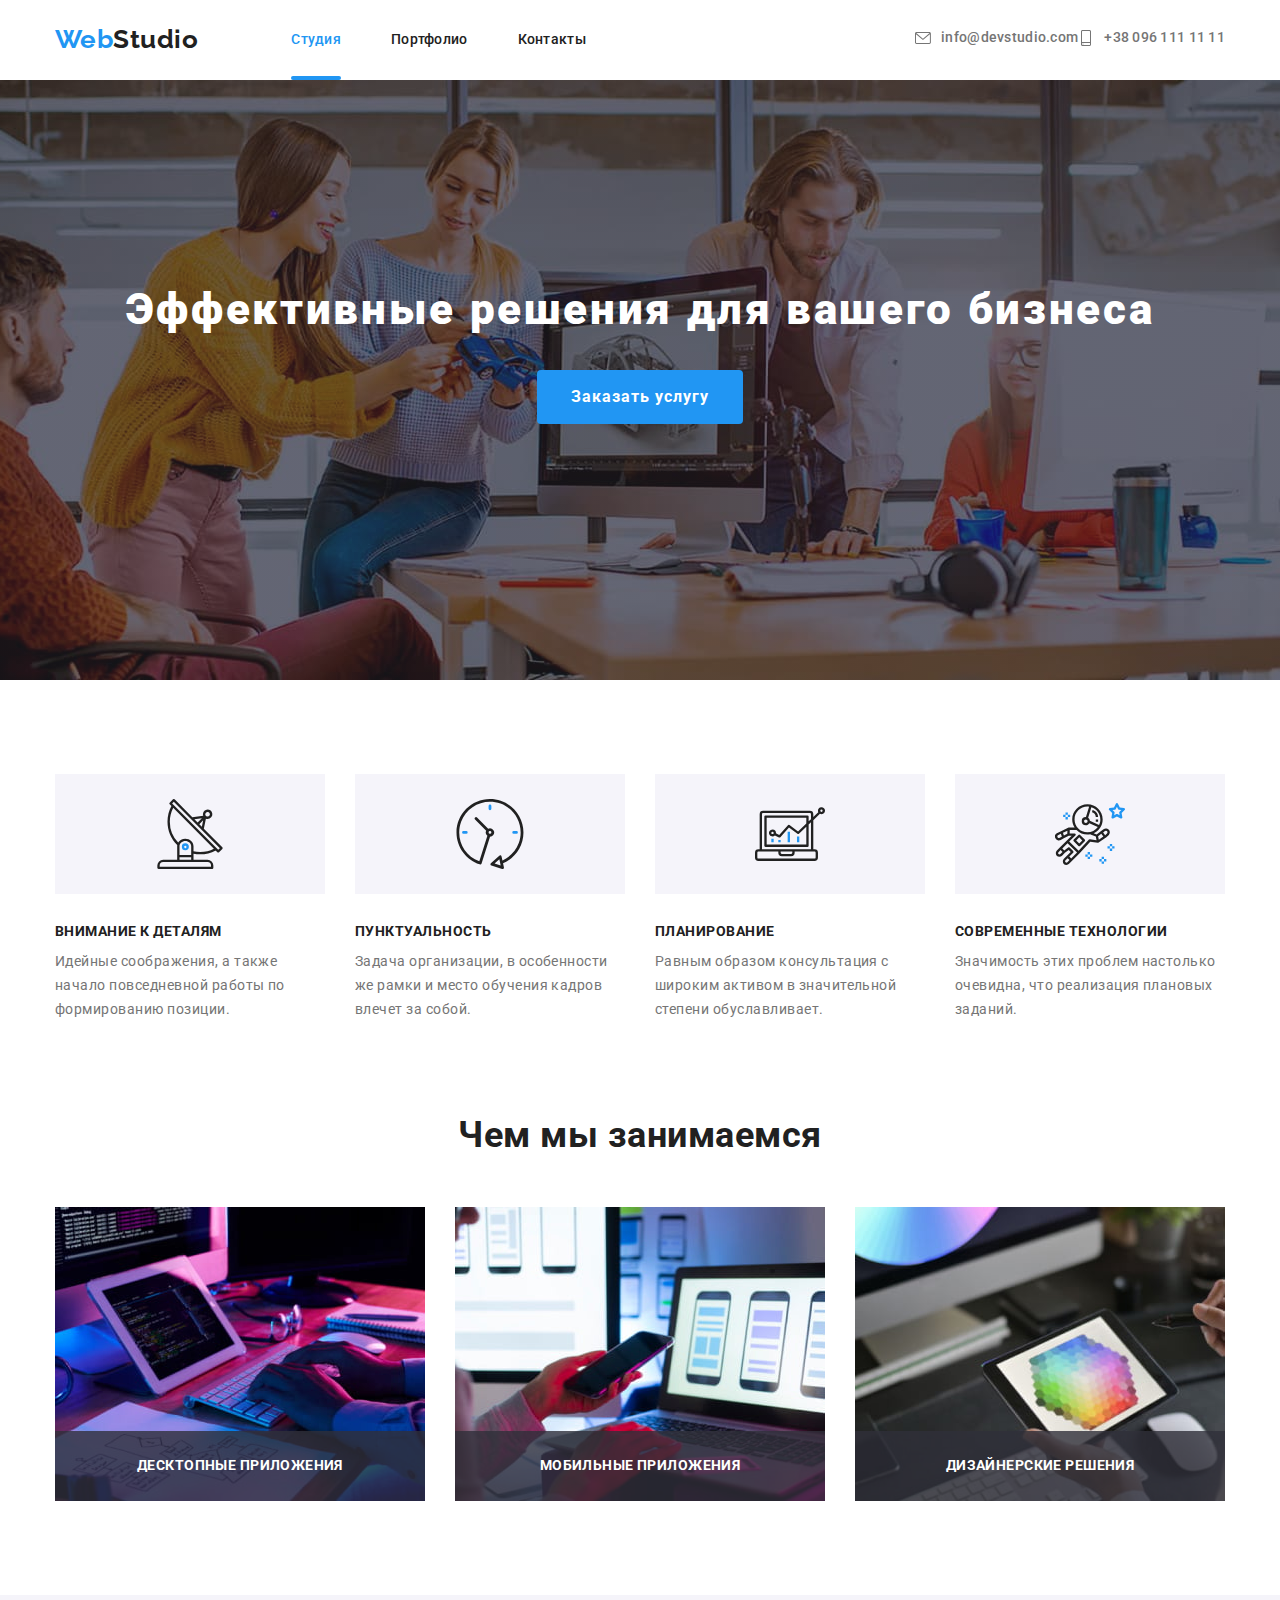
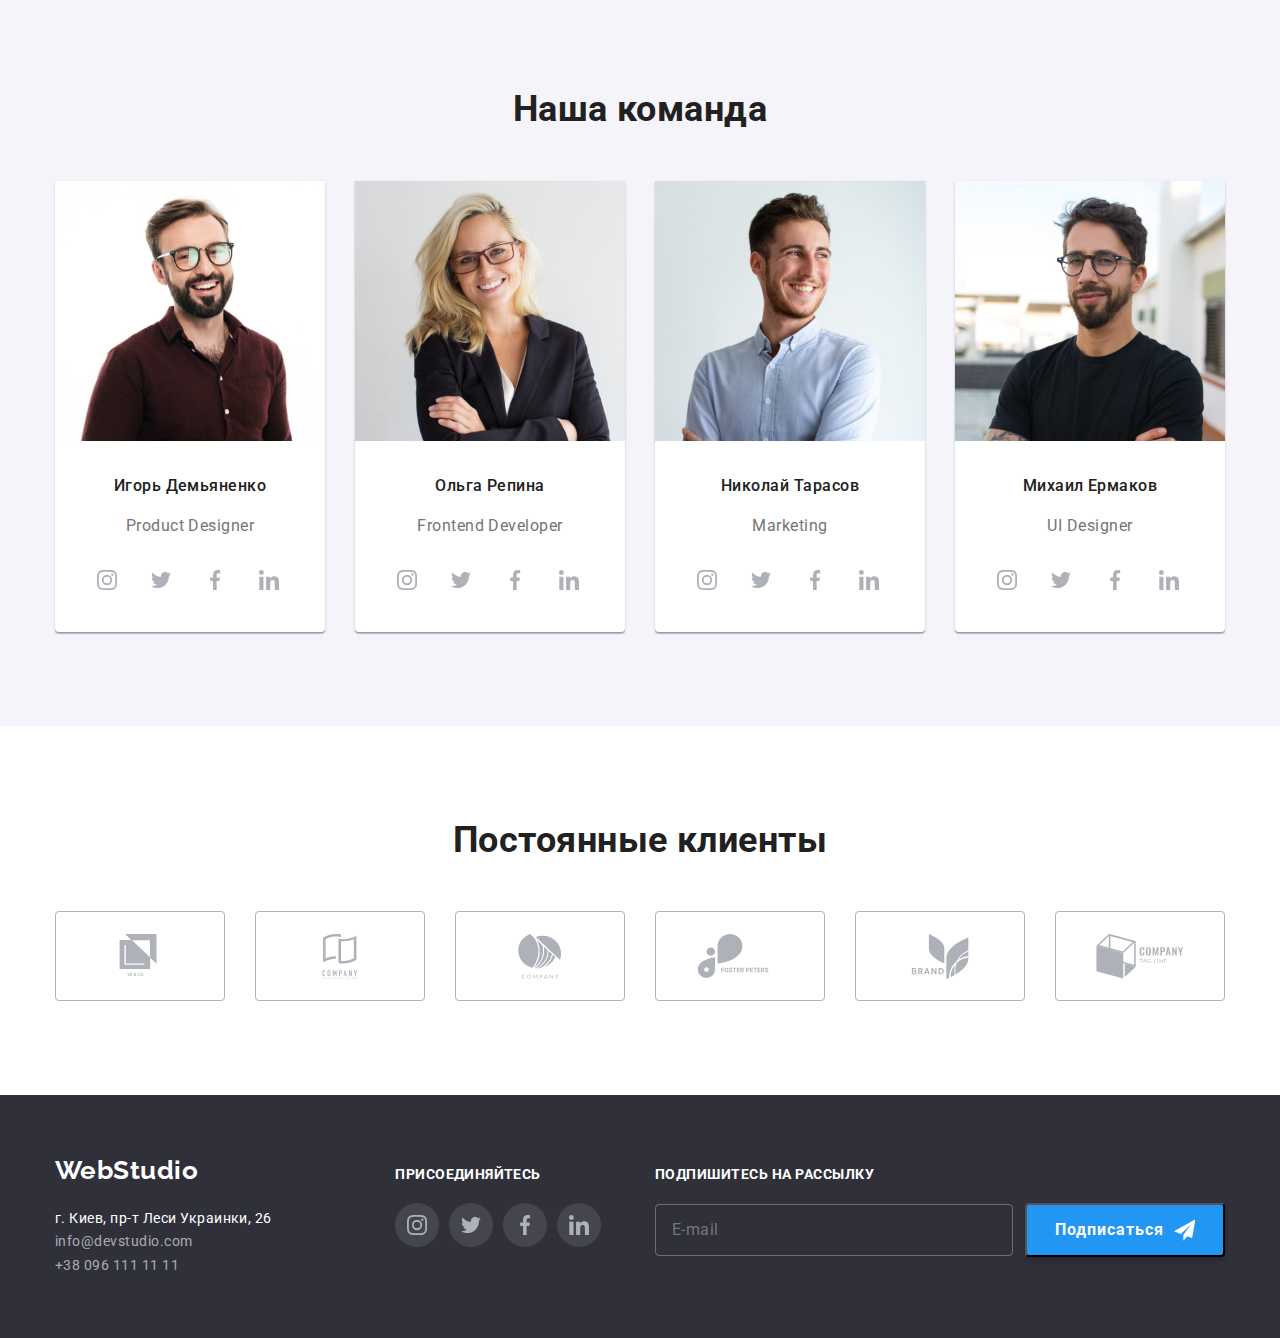
<file: index.html>
<!DOCTYPE html>
<html lang="ru">
<head>
    <meta charset="UTF-8">
    <meta name="viewport" content="width=device-width, initial-scale=1.0">
    <link rel="preconnect" href="https://fonts.gstatic.com">
    <link href="https://fonts.googleapis.com/css2?family=Raleway:wght@400;700&family=Roboto:wght@400;500;700;900&display=swap" rel="stylesheet">
    <!-- <link rel="stylesheet" href="./CSS/style.css"> -->
    <link rel="stylesheet" href="./CSS/main.min.css">
    <title>Вебстудия</title>
</head>
<body>
    <!--шапка сайта-->
    <header>
        <div class="container main-nav">
        <nav>
            <a href="/" class="logo"><span class="logo__accent"> Web</span>Studio</a>
            <ul class="site-nav">
                <li class="site-nav__item">
                    <a href="" class="site-nav__link current">Студия</a>
                </li>
                <li class="site-nav__item">
                    <a href="./portfolio.html" class="site-nav__link ">Портфолио</a>
                </li>
                <li class="site-nav__item">
                    <a href="" class="site-nav__link">Контакты</a>
                </li>
            </ul>
        </nav> 
        <address class="address-nav">
            <ul class="address-list">
                <li class="address-list__item">
                    <a href="mailto:info@devstudio.com" class="address-list__link">
                        <svg class="address-list__icon">
                            <use href="./images/symbol-defs.svg#icon-envelope"></use>
                        </svg>
                    info@devstudio.com</a>
                </li>
                <li class="address-list__item">
                    <a href="tel:+380961111111" class="address-list__link">
                        <svg class="address-list__icon address-list__icon--size">
                            <use href="./images/symbol-defs.svg#icon-smartphone"></use>
                        </svg>
                    +38 096 111 11 11</a>
                </li>
            </ul>
        </address>
    </div>    
    </header>
    <main>
        <!--герой-->
        <section class="hero">
            <div class="container">
                <h1 class="hero__title">Эффективные решения для вашего бизнеса</h1>
                <button type="button" class="button" data-modal-open>Заказать услугу</button>
            </div>
        </section>

        <!--Особенности-->
        <section class="features">
            <div class="container">
            <!--Позже спрячем этот заголовок-->
            <!-- <h2>Наши особенности</h2> -->
            <ul class="feature-list">
                <li class="feature-list__item">
                    <div class="icon-background">
                        <svg class="icon-antenna">
                            <use href="./images/symbol-defs.svg#icon-antenna"></use>
                        </svg>
                    </div>
                    <h3 class="feature-list__title">Внимание к деталям</h3>
                    <p class="feature-list__text">Идейные соображения, а также начало повседневной работы по формированию позиции.</p>
                </li>
                <li class="feature-list__item ">
                    <div class="icon-background">
                        <svg class="icon-clock">
                            <use href="./images/symbol-defs.svg#icon-clock"></use>
                        </svg>
                    </div>
                    <h3 class="feature-list__title">Пунктуальность</h3>
                    <p class="feature-list__text">Задача организации, в особенности же рамки и место обучения кадров влечет за собой.</p>
                </li>
                <li class="feature-list__item">
                    <div class="icon-background">
                        <svg class="icon-diagram">
                            <use href="./images/symbol-defs.svg#icon-diagram"></use>
                        </svg>
                    </div>
                    <h3 class="feature-list__title">Планирование</h3>
                    <p class="feature-list__text">Равным образом консультация с широким активом в значительной степени обуславливает.</p>
                </li>
                <li class="feature-list-item">
                    <div class="icon-background">
                        <svg class="icon-astronaut">
                            <use href="./images/symbol-defs.svg#icon-astronaut"></use>
                        </svg>
                    </div>
                    <h3 class="feature-list__title">Современные технологии</h3>
                    <p class="feature-list__text">Значимость этих проблем настолько очевидна, что реализация плановых заданий.</p>
                </li>
            </ul>
        </div>
        </section>

        <!--Чем мы занимаемся-->
        <section class="about-us">
            <div class="container">
            <h2 class="about-us-title">Чем мы занимаемся</h2>
            <ul class="about-us-list">
                <li>
                    <img src="images/img.jpg" alt="Человек набирает код" width="370">
                    <p>Десктопные приложения</p>
                </li>
                <li>
                    <img src="images/img1.jpg" alt="Девушка сравнивает изображения" width="370">
                    <p>Мобильные приложения</p>
                </li>
                <li>
                    <img src="images/img2.jpg" alt="Палитра цветов" width="370">
                    <p>Дизайнерские решения</p>
                </li>
            </ul>
        </div>
        </section>

        <!--О команде-->
        <section class="about-team">
            <div class="container">
            <h2 class="about-us-title">Наша команда</h2>
            <ul class="about-team-list">
                <li>
                    <img src="images/photo.jpg" alt="Игорь Демьяненко" width="270">
                    <div class="team-card">
                        <h3 class="name">Игорь Демьяненко</h3>
                        <p class="position">Product Designer</p>
                        <ul class="social-list">
                            <li>
                                <a href="">
                                    <svg class="icon-instagram">
                                        <use href="./images/symbol-defs.svg#icon-instagram"></use>
                                    </svg>
                                </a>
                            </li>
                            <li>
                                <a href="">
                                    <svg class="icon-twitter">
                                        <use href="./images/symbol-defs.svg#icon-twitter"></use>
                                    </svg>
                                </a></li>
                            <li>
                                <a href="">
                                    <svg class="icon-facebook">
                                        <use href="./images/symbol-defs.svg#icon-facebook"></use>
                                    </svg>
                                </a></li>
                            <li>
                                <a href="">
                                    <svg class="icon-linkedin">
                                        <use href="./images/symbol-defs.svg#icon-linkedin"></use>
                                    </svg>
                                </a>
                            </li>
                        </ul>
                    </div>
                </li>
                <li>
                    <img src="images/photo1.jpg" alt="Ольга Репина" width="270">
                    <div class="team-card">
                        <h3 class="name">Ольга Репина</h3>
                        <p class="position">Frontend Developer</p>
                        <ul class="social-list">
                            <li>
                                <a href="">
                                    <svg class="icon-instagram">
                                        <use href="./images/symbol-defs.svg#icon-instagram"></use>
                                    </svg>
                                </a>
                            </li>
                            <li>
                                <a href="">
                                    <svg class="icon-twitter">
                                        <use href="./images/symbol-defs.svg#icon-twitter"></use>
                                    </svg>
                                </a></li>
                            <li>
                                <a href="">
                                    <svg class="icon-facebook">
                                        <use href="./images/symbol-defs.svg#icon-facebook"></use>
                                    </svg>
                                </a></li>
                            <li>
                                <a href="">
                                    <svg class="icon-linkedin">
                                        <use href="./images/symbol-defs.svg#icon-linkedin"></use>
                                    </svg>
                                </a>
                            </li>
                        </ul>
                    </div>
                </li>
                <li>
                    <img src="images/photo2.jpg" alt="Николай Тарасов" width="270">
                    <div class="team-card">
                        <h3 class="name">Николай Тарасов</h3>
                        <p class="position">Marketing</p>
                        <ul class="social-list">
                            <li>
                                <a href="">
                                    <svg class="icon-instagram">
                                        <use href="./images/symbol-defs.svg#icon-instagram"></use>
                                    </svg>
                                </a>
                            </li>
                            <li>
                                <a href="">
                                    <svg class="icon-twitter">
                                        <use href="./images/symbol-defs.svg#icon-twitter"></use>
                                    </svg>
                                </a></li>
                            <li>
                                <a href="">
                                    <svg class="icon-facebook">
                                        <use href="./images/symbol-defs.svg#icon-facebook"></use>
                                    </svg>
                                </a></li>
                            <li>
                                <a href="">
                                    <svg class="icon-linkedin">
                                        <use href="./images/symbol-defs.svg#icon-linkedin"></use>
                                    </svg>
                                </a>
                            </li>
                        </ul>
                    </div>
                </li>
                <li>
                    <img src="images/photo3.jpg" alt="Михаил Ермаков" width="270">
                    <div class="team-card">
                        <h3 class="name">Михаил Ермаков</h3>
                        <p class="position">UI Designer</p>
                        <ul class="social-list">
                            <li>
                                <a href="">
                                    <svg class="icon-instagram">
                                        <use href="./images/symbol-defs.svg#icon-instagram"></use>
                                    </svg>
                                </a>
                            </li>
                            <li>
                                <a href="">
                                    <svg class="icon-twitter">
                                        <use href="./images/symbol-defs.svg#icon-twitter"></use>
                                    </svg>
                                </a></li>
                            <li>
                                <a href="">
                                    <svg class="icon-facebook">
                                        <use href="./images/symbol-defs.svg#icon-facebook"></use>
                                    </svg>
                                </a></li>
                            <li>
                                <a href="">
                                    <svg class="icon-linkedin">
                                        <use href="./images/symbol-defs.svg#icon-linkedin"></use>
                                    </svg>
                                </a>
                            </li>
                        </ul>
                    </div>
                </li>
            </ul>
            </div>
        </section>

        <!-- Клиенты -->
        <section class="client">
            <div class="container">
                <h2 class="about-us-title">Постоянные клиенты</h2>
                <ul class="client-list">
                    <li>
                        <a href="">
                            <svg>
                                <use href="./images/symbol-defs.svg#icon-logo-1"></use>
                            </svg>
                        </a>
                    </li>
                    <li>
                        <a href="">
                            <svg>
                                <use href="./images/symbol-defs.svg#icon-logo-2"></use>
                            </svg>
                        </a>
                    </li>
                    <li>
                        <a href="">
                            <svg>
                                <use href="./images/symbol-defs.svg#icon-logo-3"></use>
                            </svg>
                        </a>
                    </li>
                    <li>
                        <a href="">
                            <svg>
                                <use href="./images/symbol-defs.svg#icon-logo-4"></use>
                            </svg>
                        </a>
                    </li>
                    <li>
                        <a href="">
                            <svg>
                                <use href="./images/symbol-defs.svg#icon-logo-5"></use>
                            </svg>
                        </a>
                    </li>
                    <li>
                        <a href="">
                            <svg >
                                <use href="./images/symbol-defs.svg#icon-logo-6"></use>
                            </svg>
                        </a>
                    </li>
                </ul>
            </div>
        </section>

        <!-- Модальное окно -->
        <div class="backdrop is-hidden" data-modal>
            <div class="modal">
                <button type="button" class="close" data-modal-close>
                    <svg class="iconClose">
                        <use href="./images/iconModal-defs.svg#icon-close"></use>
                    </svg>
                </button>
                <form class="form">
                    <p class="form__title">Оставьте свои данные, мы вам перезвоним</p>
                    
                    <div class="inputField">
                        <label class="inputField__Title" for="name">Имя</label>
                        <div class="inputField__box">
                            <input class="inputField__input" type="text" name="name" id="name">
                            <svg class="inputField__icon">
                                <use href="./images/iconModal-defs.svg#icon-person"></use>
                            </svg>
                        </div>
                    </div>

                    <div class="inputField">
                        <label class="inputField__Title" for="tel">Телефон</label>
                        <div class="inputField__box">
                            <input class="inputField__input" type="tel" name="tel" id="tel">
                            <svg class="inputField__icon">
                                <use href="./images/iconModal-defs.svg#icon-phone"></use>
                            </svg>
                        </div>
                    </div>
                    
                    <div class="inputField">
                        <label class="inputField__Title" for="mail">Почта</label>
                        <div class="inputField__box">
                            <input class="inputField__input" type="email" name="mail" id="mail">
                            <svg class="inputField__icon">
                                <use href="./images/iconModal-defs.svg#icon-email"></use>
                            </svg>
                        </div>
                    </div>
                    
                    <div class="textareaField">
                        <label class="inputField__Title">Kомментарий</label>
                        <textarea class="textareaField__textarea" name="comment" cols="50" rows="5" placeholder="Введите текст"></textarea>
                    </div>
                    
                    <label class="checkboxField">
                        <input type="checkboxField__input" class="visually-hidden" name="agreement" id="agreement">
                        <span class="checkboxField__icon"></span>
                        <span class="checkboxField__agreement">Соглашаюсь с рассылкой и принимаю <a href="">Условия договора</a></span>
                    </label>
                    <button class="button checkboxField__button" type="submit">Отправить</button>
                </form>
            </div>
        </div>
</main>
        <!--футер-->
        <footer>
            <div class="container">
                <div>
                    <a href="/" class="logo"><span class="accent">Web</span>Studio</a>
                    <address>
                        <span class="footer-adress">г. Киев, пр-т Леси Украинки, 26</span><br>
                        <a href="mailto:info@devstudio.com">info@devstudio.com</a><br>
                        <a href="tel:+380961111111">+38 096 111 11 11</a>
                    </address>
                </div>
                <div class="footer-social">
                    <h3>присоединяйтесь</h3>
                    <ul class="social-list">
                            <li>
                                <a href="">
                                    <svg class="icon-instagram">
                                        <use href="./images/symbol-defs.svg#icon-instagram"></use>
                                    </svg>
                                </a>
                            </li>
                            <li>
                                <a href="">
                            <svg class="icon-twitter">
                                <use href="./images/symbol-defs.svg#icon-twitter"></use>
                            </svg>
                                </a>
                            </li>
                            <li>
                        <a href="">
                            <svg class="icon-facebook">
                                <use href="./images/symbol-defs.svg#icon-facebook"></use>
                            </svg>
                        </a>
                            </li>
                            <li>
                                <a href="">
                            <svg class="icon-linkedin">
                                <use href="./images/symbol-defs.svg#icon-linkedin"></use>
                            </svg>
                                </a>
                            </li>
                    </ul>
                </div>
                <form class="footerForm">
                    <label for="email">Подпишитесь на рассылку</label>
                    <div class="mailForm">
                        <input type="email" name="email" id="email" placeholder="E-mail">
                        <button type="submit">
                            Подписаться
                            <svg class="footerFormIcon">
                                <use href="./images/iconModal-defs.svg#icon-send"></use>
                            </svg>
                        </button>
                    </div>
                </form>
            </div>
        </footer>

        <script src="./js/modal.js"></script>
</body>
</html>
</file>
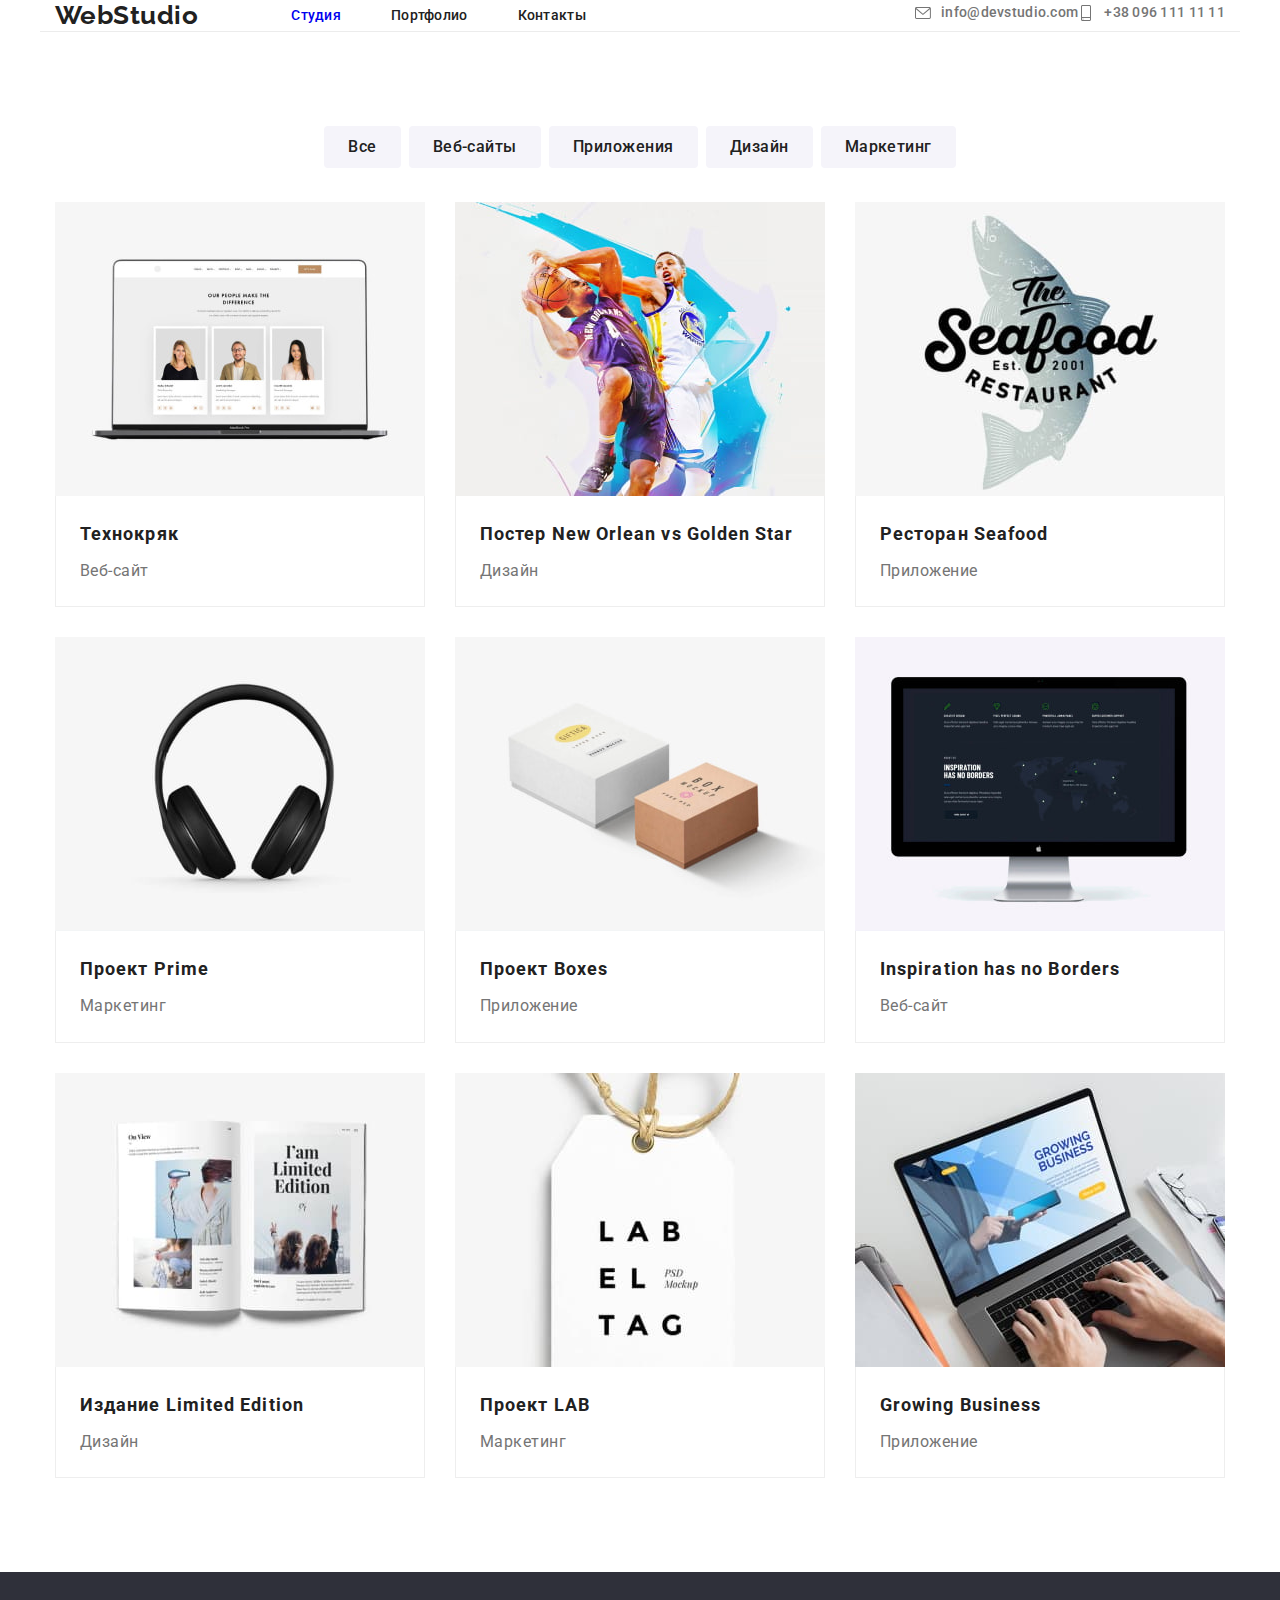
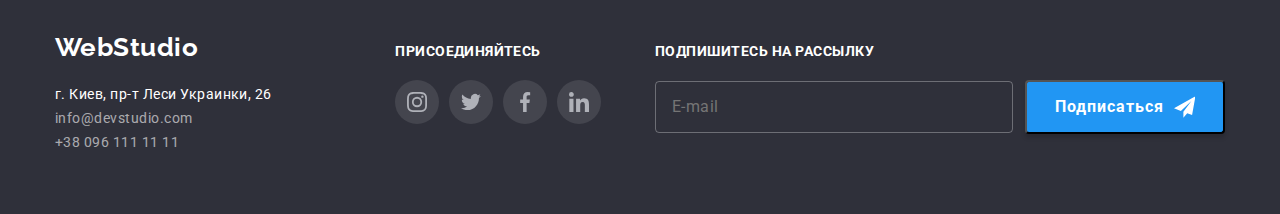
<file: portfolio.html>
<!DOCTYPE html>
<html lang="ru">
<head>
    <meta charset="UTF-8">
    <meta name="viewport" content="width=device-width, initial-scale=1.0">
    <link rel="preconnect" href="https://fonts.gstatic.com">
    <link href="https://fonts.googleapis.com/css2?family=Raleway:wght@400;700&family=Roboto:wght@400;500;700;900&display=swap" rel="stylesheet">
    <link rel="stylesheet" href="https://cdnjs.cloudflare.com/ajax/libs/modern-normalize/1.0.0/modern-normalize.min.css">
    <link rel="stylesheet" href="./CSS/main.min.css">
    <title>Портфолио</title>
</head>
<body>
    <!--шапка сайта-->
    <header>
        <div class="container main-nav">
            <a href="/" class="logo"><span class="accent"> Web</span>Studio</a>
        <nav>
            <ul class="site-nav">
                <li class="site-nav__item">
                    <a href="./index.html" class="link">Студия</a>
                </li>
                <li class="site-nav__item">
                    <a href="" class="link current">Портфолио</a>
                </li>
                <li class="site-nav__item">
                    <a href="" class="link">Контакты</a>
                </li>
            </ul>
        </nav> 
        <address class="address-nav">
            <ul class="address-list">
                <li class="address-list__item">
                    <a href="mailto:info@devstudio.com" class="address-list__link">
                        <svg class="address-list__icon">
                            <use href="./images/symbol-defs.svg#icon-envelope"></use>
                        </svg>
                    info@devstudio.com</a>
                </li>
                <li class="address-list__item">
                    <a href="tel:+380961111111" class="address-list__link">
                        <svg class="address-list__icon address-list__icon--size">
                            <use href="./images/symbol-defs.svg#icon-smartphone"></use>
                        </svg>
                    +38 096 111 11 11</a>
                </li>
            </ul>
        </address>
    </div>    
    </header>
    <main>
        <!--Портфолио-->
<section class="portfolio container"> 
    <!-- Фильтр работ -->
        <ul class="button-list">
            <li> <button type="button">Все</button> </li>
            <li> <button type="button">Веб-сайты</button> </li>
            <li> <button type="button">Приложения</button> </li>
            <li> <button type="button">Дизайн</button> </li>
            <li> <button type="button">Маркетинг</button> </li>
        </ul>
    <!--Скрыть название секции-->
    <!-- <h1>Примеры работ</h1> -->
        <ul class="portfolio-list">
            <li>
                <a href="">
                    <div class="thumb">
                        <img src="images/portfolio.jpg" alt="Дизайн веб-сайта Технокряк">
                        <div class="overlay">
                            <p>Технокряк это современная площадка распространения коронавируса. Компании используют эту платформу для цифрового шпионажа и атак на защищённые сервера конкурентов.</p>
                        </div>
                    </div>
                    <div class="card-content">
                        <h2>Технокряк</h2>
                        <p>Веб-сайт</p>
                    </div>
                </a>
            </li>
            <li>
                <a href="">
                    <div class="thumb">
                        <img src="images/portfolio1.jpg" alt="Пример дизайна постера">
                        <div class="overlay">
                            <p>Технокряк это современная площадка распространения коронавируса. Компании используют эту платформу для цифрового шпионажа и атак на защищённые сервера конкурентов.</p>
                        </div>
                    </div>
                    <div class="card-content">
                        <h2>Постер New Orlean vs Golden Star</h2>
                        <p>Дизайн</p>
                    </div>
                </a>
            </li>
            <li>
                <a href="">
                    <div class="thumb">
                        <img src="images/portfolio2.jpg" alt="Дизайна приложения Ресторан Seafood">
                        <div class="overlay">
                            <p>Технокряк это современная площадка распространения коронавируса. Компании используют эту платформу для цифрового шпионажа и атак на защищённые сервера конкурентов.</p>
                        </div>
                    </div>        
                    <div class="card-content">
                        <h2>Ресторан Seafood</h2>
                        <p>Приложение</p>
                    </div>
                </a>
            </li>
            <li> 
                <a href="">
                    <div class="thumb">
                        <img src="images/portfolio3.jpg" alt="Дизайн проекта Prime">
                        <div class="overlay">
                            <p>Технокряк это современная площадка распространения коронавируса. Компании используют эту платформу для цифрового шпионажа и атак на защищённые сервера конкурентов.</p>
                        </div>
                    </div>        
                    <div class="card-content">
                        <h2>Проект Prime</h2>
                        <p>Маркетинг</p>
                    </div>
                </a>
            </li>
            <li>
                <a href="">
                    <div class="thumb">
                        <img src="images/portfolio4.jpg" alt="Приложение Boxes">
                        <div class="overlay">
                            <p>Технокряк это современная площадка распространения коронавируса. Компании используют эту платформу для цифрового шпионажа и атак на защищённые сервера конкурентов.</p>
                        </div>
                    </div>
                    <div class="card-content">
                        <h2>Проект Boxes</h2>
                        <p>Приложение</p>
                    </div>
            </a>
            </li>
            <li>
                <a href="">
                    <div class="thumb">
                        <img src="images/portfolio5.jpg" alt="Пример дизайна веб-сайта2">
                        <div class="overlay">
                            <p>Технокряк это современная площадка распространения коронавируса. Компании используют эту платформу для цифрового шпионажа и атак на защищённые сервера конкурентов.</p>
                        </div>
                    </div>
                    <div class="card-content">
                        <h2>Inspiration has no Borders</h2>
                        <p>Веб-сайт</p>
                    </div>
                </a>
        </li>
            <li>
                <a href="">
                    <div class="thumb">
                        <img src="images/portfolio6.jpg" alt="Дизайн издания Limited Edition">
                        <div class="overlay">
                            <p>Технокряк это современная площадка распространения коронавируса. Компании используют эту платформу для цифрового шпионажа и атак на защищённые сервера конкурентов.</p>
                        </div>
                    </div>
                    <div class="card-content">
                        <h2>Издание Limited Edition</h2>
                        <p>Дизайн</p>
                    </div>
                </a>
            </li>
            <li>
                <a href="">
                    <div class="thumb">
                        <img src="images/portfolio7.jpg" alt="Дизайн проекта LAB">
                        <div class="overlay">
                            <p>Технокряк это современная площадка распространения коронавируса. Компании используют эту платформу для цифрового шпионажа и атак на защищённые сервера конкурентов.</p>
                        </div>
                    </div>
                    <div class="card-content"><h2>Проект LAB</h2>
                        <p>Маркетинг</p>
                    </div>
                </a>
            </li>
            <li>
                <a href="">
                    <div class="thumb">
                        <img src="images/portfolio8.jpg" alt=" Дизайн приложения Growing Business">
                        <div class="overlay">
                            <p>Технокряк это современная площадка распространения коронавируса. Компании используют эту платформу для цифрового шпионажа и атак на защищённые сервера конкурентов.</p>
                        </div>
                    </div>
                    <div class="card-content">
                        <h2>Growing Business</h2>
                        <p>Приложение</p>
                    </div>
                </a>
            </li>
        </ul>
    </section>

    </main>
        <!--футер-->
        <footer>
            <div class="container">
                <div>
                    <a href="/" class="logo"><span class="accent">Web</span>Studio</a>
                    <address>
                        <span class="footer-adress">г. Киев, пр-т Леси Украинки, 26</span><br>
                        <a href="mailto:info@devstudio.com">info@devstudio.com</a><br>
                        <a href="tel:+380961111111">+38 096 111 11 11</a>
                    </address>
                </div>
                <div class="footer-social">
                    <h3>присоединяйтесь</h3>
                    <ul class="social-list">
                            <li>
                                <a href="">
                                    <svg class="icon-instagram">
                                        <use href="./images/symbol-defs.svg#icon-instagram"></use>
                                    </svg>
                                </a>
                            </li>
                            <li>
                                <a href="">
                            <svg class="icon-twitter">
                                <use href="./images/symbol-defs.svg#icon-twitter"></use>
                            </svg>
                                </a>
                            </li>
                            <li>
                        <a href="">
                            <svg class="icon-facebook">
                                <use href="./images/symbol-defs.svg#icon-facebook"></use>
                            </svg>
                        </a>
                            </li>
                            <li>
                                <a href="">
                            <svg class="icon-linkedin">
                                <use href="./images/symbol-defs.svg#icon-linkedin"></use>
                            </svg>
                                </a>
                            </li>
                    </ul>
                </div>
                <form class="footerForm">
                    <label for="email">Подпишитесь на рассылку</label>
                    <div class="mailForm">
                        <input type="email" name="email" id="email" placeholder="E-mail">
                        <button type="submit">
                            Подписаться
                            <svg class="footerFormIcon">
                                <use href="./images/iconModal-defs.svg#icon-send"></use>
                            </svg>
                        </button>
                    </div>
                </form>
            </div>
            </footer>
</body>
</html>
</file>
<file: CSS/main.min.css>
/*! modern-normalize v1.0.0 | MIT License | https://github.com/sindresorhus/modern-normalize */*,*::before,*::after{-webkit-box-sizing:border-box;box-sizing:border-box}:root{-moz-tab-size:4;-o-tab-size:4;tab-size:4}html{line-height:1.15;-webkit-text-size-adjust:100%}body{margin:0}body{font-family:system-ui,-apple-system,"Segoe UI",Roboto,Helvetica,Arial,sans-serif,"Apple Color Emoji","Segoe UI Emoji"}hr{height:0;color:inherit}abbr[title]{-webkit-text-decoration:underline dotted;text-decoration:underline dotted}b,strong{font-weight:bolder}code,kbd,samp,pre{font-family:ui-monospace, SFMono-Regular, Consolas, 'Liberation Mono', Menlo, monospace;font-size:1em}small{font-size:80%}sub,sup{font-size:75%;line-height:0;position:relative;vertical-align:baseline}sub{bottom:-0.25em}sup{top:-0.5em}table{text-indent:0;border-color:inherit}button,input,optgroup,select,textarea{font-family:inherit;font-size:100%;line-height:1.15;margin:0}button,select{text-transform:none}button,[type='button'],[type='reset'],[type='submit']{-webkit-appearance:button}::-moz-focus-inner{border-style:none;padding:0}:-moz-focusring{outline:1px dotted ButtonText}:-moz-ui-invalid{box-shadow:none}legend{padding:0}progress{vertical-align:baseline}::-webkit-inner-spin-button,::-webkit-outer-spin-button{height:auto}[type='search']{-webkit-appearance:textfield;outline-offset:-2px}::-webkit-search-decoration{-webkit-appearance:none}::-webkit-file-upload-button{-webkit-appearance:button;font:inherit}summary{display:list-item}:root{--primary-text-color: #757575;--title-text-color: #212121;--accent-color: #2196f3;--primary-white-color: #ffffff;--secondary-background-color: #f5f4fa;--hero-bgr-color: #2f303a;--icon-color: #afb1b8}body{color:var(--primary-text-color);background-color:var(--primary-white-color);font-family:Roboto, sans-serif;letter-spacing:0.03em}h1,h2,h3{margin-top:0;margin-bottom:0}h3{margin-bottom:10px}a{text-decoration:none}ul{list-style:none;padding-left:0}img{display:block;width:100%;height:auto}.container{width:1200px;padding-left:15px;padding-right:15px;margin:0 auto}.header{margin-top:0;margin-bottom:0}.container.main-nav{display:-webkit-box;display:-ms-flexbox;display:flex;-webkit-box-align:center;-ms-flex-align:center;align-items:center}nav{display:-webkit-box;display:-ms-flexbox;display:flex;-webkit-box-align:center;-ms-flex-align:center;align-items:center}.site-nav__link{position:relative;display:block;padding:32px 0;color:var(--title-text-color)}.site-nav{display:-webkit-box;display:-ms-flexbox;display:flex;font-weight:500;font-size:14px;line-height:1.14;letter-spacing:0.02em;margin-top:0;margin-bottom:0;padding-left:0%}.site-nav__item:not(:last-child){margin-right:50px}.address-list{display:-webkit-box;display:-ms-flexbox;display:flex;padding-left:0;margin-top:0;margin-bottom:0}.address-nav{margin-left:auto}.address-list-item:not(:last-child){margin-right:50px}.address-list__link{display:-webkit-inline-box;display:-ms-inline-flexbox;display:inline-flex;-webkit-box-align:center;-ms-flex-align:center;align-items:center;color:var(--primary-text-color);font-weight:500;font-size:14px;line-height:1.14;letter-spacing:0.02em}.address-list__icon{fill:currentColor;width:16px;height:12px;margin-right:10px}.address-list__icon--size{height:16px}.site-nav__link,.address-list__link{-webkit-transition:color 250ms cubic-bezier(0.4, 0, 0.2, 1);transition:color 250ms cubic-bezier(0.4, 0, 0.2, 1)}.site-nav__link:hover,.site-nav__link:focus,.site-nav__link.current,.address-list__link:hover,.address-list__link:focus{color:var(--accent-color)}.site-nav__link.current::after{position:absolute;left:0;bottom:0;display:-webkit-box;display:-ms-flexbox;display:flex;content:"";width:100%;height:4px;background-color:var(--accent-color);border-radius:2px}.link:visited{color:var(--title-text-color)}.hero{max-width:1600px;height:600px;margin-right:auto;margin-left:auto;text-align:center;padding-top:200px;padding-bottom:200px;background-color:var(--hero-bgr-color);background-image:-webkit-gradient(linear, left top, right top, from(rgba(47,48,58,0.4)), to(rgba(47,48,58,0.4))),url(../images/hero.jpg);background-image:linear-gradient(to right, rgba(47,48,58,0.4), rgba(47,48,58,0.4)),url(../images/hero.jpg);background-position:center;background-size:cover}.hero__title{color:var(--primary-white-color);font-weight:900;font-size:44px;line-height:1.36;letter-spacing:0.06em;margin-top:0;margin-bottom:30px}.logo{color:var(--title-text-color);font-family:Raleway, sans-serif;font-weight:700;font-size:26px;line-height:1.2;margin-top:0;margin-bottom:0;margin-right:93px}.logo__accent{color:var(--accent-color)}footer{background-color:var(--hero-bgr-color)}footer .logo{display:inline-block;margin-right:0;margin-bottom:20px;color:var(--primary-white-color)}address{font-style:normal}.footer-adress{color:var(--primary-white-color);font-weight:400;font-size:14px;line-height:1.7}footer a{color:rgba(255,255,255,0.6);font-weight:400;font-size:14px;line-height:1.7}footer .container{display:-webkit-box;display:-ms-flexbox;display:flex;-webkit-box-pack:justify;-ms-flex-pack:justify;justify-content:space-between;-webkit-box-align:baseline;-ms-flex-align:baseline;align-items:baseline;padding-top:60px;padding-bottom:60px}.footer-social{margin-left:70px}.footer-social h3{margin-bottom:20px;color:var(--primary-white-color);font-weight:700;font-size:14px;line-height:1.14;letter-spacing:0.03em;text-transform:uppercase}footer .social-list{margin:0}.footer-social a{background-color:rgba(255,255,255,0.1);-webkit-transition:background-color 250ms cubic-bezier(0.4, 0, 0.2, 1);transition:background-color 250ms cubic-bezier(0.4, 0, 0.2, 1)}.footer-social svg{fill:var(--primary-white-color)}.footerForm{width:570px}.footerForm label{display:block;margin-bottom:20px;font-style:normal;font-weight:700;font-size:14px;line-height:1.14;text-transform:uppercase;color:var(--primary-white-color)}.mailForm{display:-webkit-box;display:-ms-flexbox;display:flex;-webkit-box-align:center;-ms-flex-align:center;align-items:center}.footerForm input{width:358px;padding:15px 0 15px 16px;margin-right:12px;background-color:transparent;font-style:normal;font-weight:400;font-size:16px;line-height:1.25;letter-spacing:0.03em;color:rgba(255,255,255,0.6);border:1px solid rgba(255,255,255,0.3);border-radius:4px}.footerFormIcon{margin-left:10px;width:24px;height:24px}.footerForm button,.modalFormButton{display:-webkit-box;display:-ms-flexbox;display:flex;-webkit-box-align:center;-ms-flex-align:center;align-items:center;padding:10px 28px;width:200px;color:var(--primary-white-color);background-color:var(--accent-color);-webkit-box-shadow:0px 4px 4px rgba(0,0,0,0.15);box-shadow:0px 4px 4px rgba(0,0,0,0.15);border-radius:4px;font-style:normal;font-weight:700;font-size:16px;line-height:1.87;letter-spacing:0.06em;cursor:pointer}.button{display:inline-block;color:var(--primary-white-color);background-color:var(--accent-color);font-weight:700;font-size:16px;line-height:1.87;letter-spacing:0.06em;border-color:transparent;border-radius:4px;padding:10px 32px;cursor:pointer}.about-team{padding-top:94px;padding-bottom:94px;background-color:var(--secondary-background-color)}.about-team ul{margin-top:0;margin-bottom:0}.about-team-list{display:-webkit-box;display:-ms-flexbox;display:flex}.about-team-list>li{width:270px;background-color:var(--primary-white-color);-webkit-box-shadow:0px 1px 3px rgba(0,0,0,0.12),0px 1px 1px rgba(0,0,0,0.14),0px 2px 1px rgba(0,0,0,0.2);box-shadow:0px 1px 3px rgba(0,0,0,0.12),0px 1px 1px rgba(0,0,0,0.14),0px 2px 1px rgba(0,0,0,0.2);border-radius:0px 0px 4px 4px}.about-team-list li:not(:last-child){margin-right:30px}.team-card{padding:30px}.name{margin-bottom:10px;color:var(--title-text-color);font-weight:500;font-size:16px;line-height:1.9;text-align:center}.position{margin-top:0;margin-bottom:16px;font-weight:400;font-size:16px;line-height:1.9;text-align:center}.social-list{display:-webkit-box;display:-ms-flexbox;display:flex}.social-list li:not(:last-child){margin-right:10px}.social-list a{display:-webkit-box;display:-ms-flexbox;display:flex;-webkit-box-pack:center;-ms-flex-pack:center;justify-content:center;-webkit-box-align:center;-ms-flex-align:center;align-items:center;color:var(--icon-color);width:44px;height:44px;border-radius:50%;-webkit-transition:background-color 250ms cubic-bezier(0.4, 0, 0.2, 1),color 250ms cubic-bezier(0.4, 0, 0.2, 1);transition:background-color 250ms cubic-bezier(0.4, 0, 0.2, 1),color 250ms cubic-bezier(0.4, 0, 0.2, 1)}.social-list a:hover,.social-list a:focus{background-color:var(--accent-color);color:var(--primary-white-color)}.social-list svg{fill:currentColor;width:20px;height:20px}.about-us .container{padding-bottom:94px}.about-us-title{color:var(--title-text-color);font-weight:700;font-size:36px;line-height:1.16;text-align:center;margin-bottom:50px}.about-us-list{display:-webkit-box;display:-ms-flexbox;display:flex;padding:0;margin:0}.about-us-list li{position:relative;width:370px}.about-us-list li:not(:last-child){margin-right:30px}.about-us p{position:absolute;left:0;bottom:0%;display:-webkit-inline-box;display:-ms-inline-flexbox;display:inline-flex;-webkit-box-pack:center;-ms-flex-pack:center;justify-content:center;-webkit-box-align:center;-ms-flex-align:center;align-items:center;width:370px;height:70px;margin-top:0;margin-bottom:0;color:var(--primary-white-color);background-color:rgba(47,48,58,0.8);font-style:normal;font-weight:700;font-size:14px;line-height:1.14;letter-spacing:0.03em;text-transform:uppercase}.features .container{padding-top:94px;padding-bottom:94px}.feature-list{display:-webkit-box;display:-ms-flexbox;display:flex;margin-top:0;margin-bottom:0}.feature-list__item{width:270px}.feature-list__item:not(:last-child){margin-right:30px}.icon-background{display:-webkit-box;display:-ms-flexbox;display:flex;-webkit-box-pack:center;-ms-flex-pack:center;justify-content:center;-webkit-box-align:center;-ms-flex-align:center;align-items:center;width:270px;height:120px;margin-bottom:30px;background-color:var(--secondary-background-color)}.feature-list svg{width:70px;height:70px}.feature-list__title{text-transform:uppercase;color:var(--title-text-color);font-weight:700;font-size:14px;line-height:1.14}.feature-list__text{font-weight:400;font-size:14px;line-height:1.7;margin-top:0;margin-bottom:0}.backdrop.is-hidden{opacity:0;pointer-events:none}.backdrop{position:fixed;top:0;left:0;width:100%;height:100%;background-color:rgba(0,0,0,0.2);opacity:1;-webkit-transition:opacity 250ms cubic-bezier(0.4, 0, 0.2, 1);transition:opacity 250ms cubic-bezier(0.4, 0, 0.2, 1)}.modal{position:absolute;top:50%;left:50%;-webkit-transform:translate(-50%, -50%);transform:translate(-50%, -50%);min-width:528px;min-height:581px;padding:40px;background-color:var(--primary-white-color)}.close{position:absolute;top:8px;right:8px;padding:8px;width:30px;height:30px;color:#000000;background-color:transparent;border:1px solid rgba(0,0,0,0.1);border-radius:50%}.iconClose{position:absolute;top:50%;left:50%;-webkit-transform:translate(-50%, -50%);transform:translate(-50%, -50%);width:18px;height:18px;-webkit-transition:fill 250ms cubic-bezier(0.4, 0, 0.2, 1);transition:fill 250ms cubic-bezier(0.4, 0, 0.2, 1)}.close:hover .iconClose,.close:focus .iconClose{fill:var(--accent-color)}.features .container{padding-top:94px;padding-bottom:94px}.feature-list{display:-webkit-box;display:-ms-flexbox;display:flex;margin-top:0;margin-bottom:0}.feature-list__item{width:270px}.feature-list__item:not(:last-child){margin-right:30px}.icon-background{display:-webkit-box;display:-ms-flexbox;display:flex;-webkit-box-pack:center;-ms-flex-pack:center;justify-content:center;-webkit-box-align:center;-ms-flex-align:center;align-items:center;width:270px;height:120px;margin-bottom:30px;background-color:var(--secondary-background-color)}.feature-list svg{width:70px;height:70px}.feature-list__title{text-transform:uppercase;color:var(--title-text-color);font-weight:700;font-size:14px;line-height:1.14}.feature-list__text{font-weight:400;font-size:14px;line-height:1.7;margin-top:0;margin-bottom:0}.client{padding-top:94px;padding-bottom:94px}.client-list{display:-webkit-box;display:-ms-flexbox;display:flex;margin:0}.client-list a{display:-webkit-box;display:-ms-flexbox;display:flex;-webkit-box-pack:center;-ms-flex-pack:center;justify-content:center;-webkit-box-align:center;-ms-flex-align:center;align-items:center;color:var(--icon-color);width:170px;height:90px;border:1px solid var(--icon-color);border-radius:4px;-webkit-transition:border-color 250ms cubic-bezier(0.4, 0, 0.2, 1),color 250ms cubic-bezier(0.4, 0, 0.2, 1);transition:border-color 250ms cubic-bezier(0.4, 0, 0.2, 1),color 250ms cubic-bezier(0.4, 0, 0.2, 1)}.client-list li:not(:first-child){margin-left:30px}.client-list a:hover,.client-list a:focus{border-color:var(--accent-color);color:var(--accent-color)}.client-list svg{width:90px;height:45px;fill:currentColor}.portfolio.container{padding-top:94px;padding-bottom:94px;border-top:1px solid #ececec}.button-list{display:-webkit-box;display:-ms-flexbox;display:flex;margin-top:0;margin-bottom:34px;-webkit-box-pack:center;-ms-flex-pack:center;justify-content:center}.portfolio-list{padding-left:0;margin-top:0;margin-bottom:0}.button-list button{color:var(--title-text-color);background-color:var(--secondary-background-color);font-weight:500;font-size:16px;line-height:1.6;letter-spacing:0.03em;border-radius:4px;border-color:transparent;padding:6px 22px;cursor:pointer;-webkit-transition:background-color 250ms cubic-bezier(0.4, 0, 0.2, 1),color 250ms cubic-bezier(0.4, 0, 0.2, 1),-webkit-box-shadow 250ms cubic-bezier(0.4, 0, 0.2, 1);transition:background-color 250ms cubic-bezier(0.4, 0, 0.2, 1),color 250ms cubic-bezier(0.4, 0, 0.2, 1),-webkit-box-shadow 250ms cubic-bezier(0.4, 0, 0.2, 1);transition:background-color 250ms cubic-bezier(0.4, 0, 0.2, 1),color 250ms cubic-bezier(0.4, 0, 0.2, 1),box-shadow 250ms cubic-bezier(0.4, 0, 0.2, 1);transition:background-color 250ms cubic-bezier(0.4, 0, 0.2, 1),color 250ms cubic-bezier(0.4, 0, 0.2, 1),box-shadow 250ms cubic-bezier(0.4, 0, 0.2, 1),-webkit-box-shadow 250ms cubic-bezier(0.4, 0, 0.2, 1)}.button-list li:not(:last-child){margin-right:8px}.button-list button:hover,.button-list button:focus{color:var(--primary-white-color);background-color:var(--accent-color);-webkit-box-shadow:0px 3px 1px rgba(0,0,0,0.1),0px 1px 2px rgba(0,0,0,0.08),0px 2px 2px rgba(0,0,0,0.12);box-shadow:0px 3px 1px rgba(0,0,0,0.1),0px 1px 2px rgba(0,0,0,0.08),0px 2px 2px rgba(0,0,0,0.12)}.portfolio-list{display:-webkit-box;display:-ms-flexbox;display:flex;-ms-flex-wrap:wrap;flex-wrap:wrap}.portfolio-list li{width:calc((100% - 60px) / 3);min-height:404px;margin-right:30px;margin-bottom:30px}.portfolio-list a{display:block}.portfolio-list a:hover,.portfolio-list a:focus{-webkit-box-shadow:0px 1px 1px rgba(0,0,0,0.12),0px 4px 4px rgba(0,0,0,0.06),1px 4px 6px rgba(0,0,0,0.16);box-shadow:0px 1px 1px rgba(0,0,0,0.12),0px 4px 4px rgba(0,0,0,0.06),1px 4px 6px rgba(0,0,0,0.16)}.portfolio-list li:nth-child(3n){margin-right:0}.portfolio-list li:nth-last-child(-n+3){margin-bottom:0}.card-content{border-right-width:1px;border-right-style:solid;border-right-color:#eeeeee;border-bottom-width:1px;border-bottom-style:solid;border-bottom-color:#eeeeee;border-left-width:1px;border-left-style:solid;border-left-color:#eeeeee;padding:20px 24px}.portfolio-list h2{margin-bottom:4px;color:var(--title-text-color);font-weight:700;font-size:18px;line-height:2;letter-spacing:0.06em}.card-content p{margin:0;color:var(--primary-text-color);font-weight:400;font-size:16px;line-height:1.9;letter-spacing:0.03em}.thumb{position:relative;overflow:hidden}.overlay{position:absolute;top:0;left:0;-webkit-transform:translateY(100%);transform:translateY(100%);-webkit-transition:-webkit-transform 250ms cubic-bezier(0.4, 0, 0.2, 1);transition:-webkit-transform 250ms cubic-bezier(0.4, 0, 0.2, 1);transition:transform 250ms cubic-bezier(0.4, 0, 0.2, 1);transition:transform 250ms cubic-bezier(0.4, 0, 0.2, 1), -webkit-transform 250ms cubic-bezier(0.4, 0, 0.2, 1);width:100%;height:100%;padding:24px 63px;background-color:rgba(33,150,243,0.9)}.overlay p{margin-top:0;margin-bottom:0;font-style:normal;font-weight:400;font-size:18px;line-height:1.56;letter-spacing:0.03em;color:var(--primary-white-color)}.portfolio-list a:hover .overlay{-webkit-transform:translateY(0);transform:translateY(0)}
/*# sourceMappingURL=main.min.css.map */
</file>
